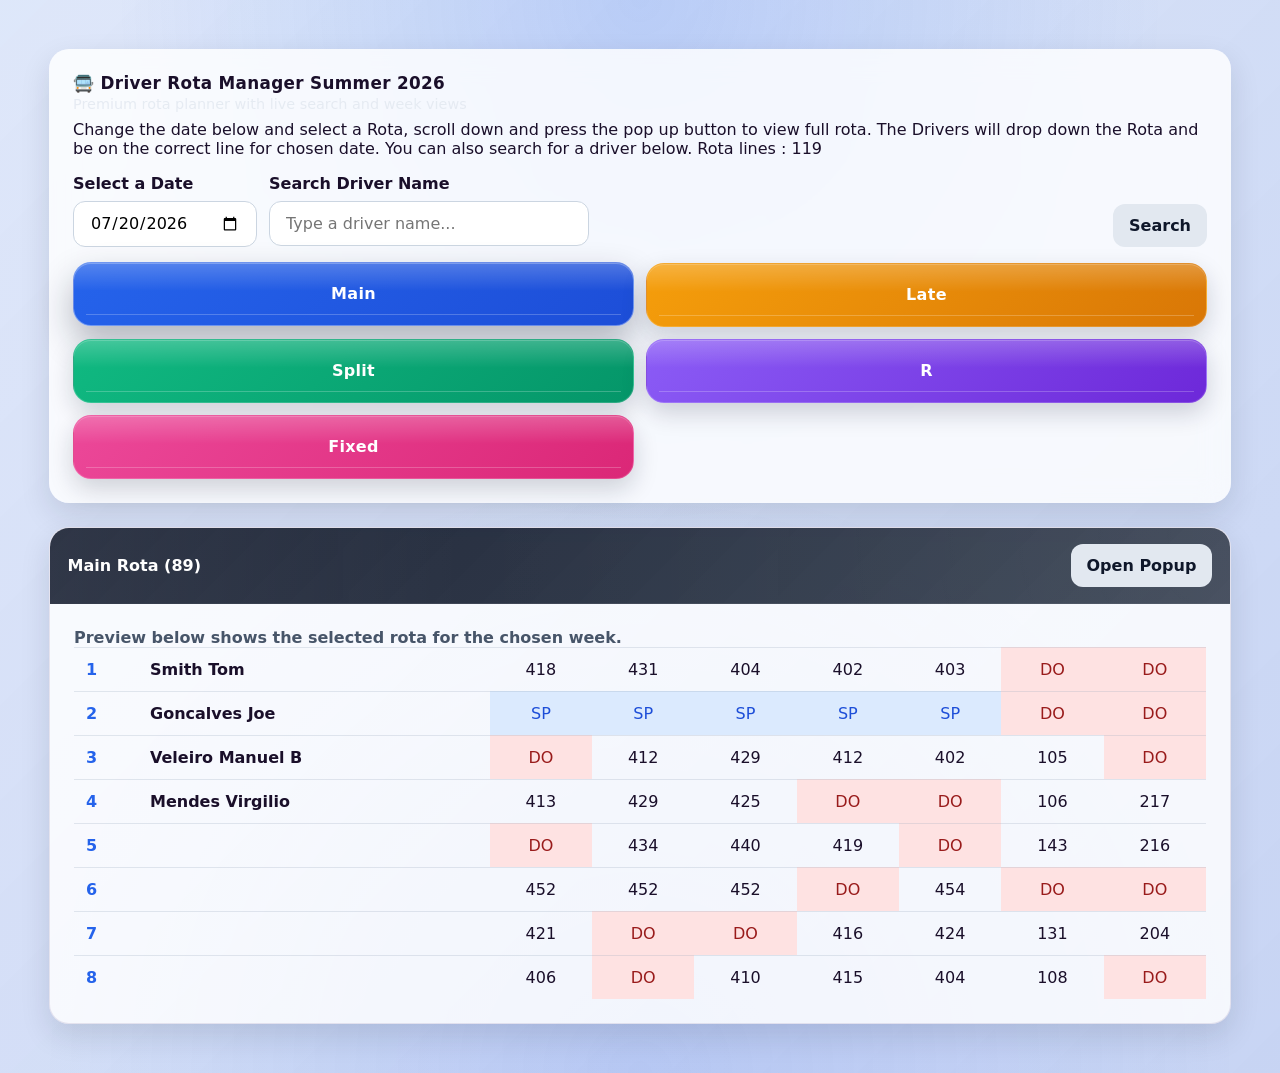
<file: rota.html>
<!doctype html>
<html lang="en">

<head>
    <meta charset="UTF-8" />
    <meta name="viewport" content="width=device-width, initial-scale=1.0" />
    <title>Driver Rota Manager Summer 2026</title>
    <style>
        :root {
            --panel-bg: rgba(255, 255, 255, 0.82);
            --panel-border: rgba(161, 148, 184, 0.22);
            --bg-top: 37, 99, 235;
            --bg-bottom: 29, 78, 216;
            font-family: Inter, system-ui, sans-serif;
            color: #0f172a;
            background: #f8fafc;
        }

        * {
            box-sizing: border-box;
        }

        body {
            padding: 25px;
            margin: 0;
            min-width: 320px;
            color: #1a0f2a;
            background:
                radial-gradient(circle at top, rgba(var(--bg-top), 0.18), transparent 42%),
                radial-gradient(circle at bottom, rgba(var(--bg-bottom), 0.14), transparent 48%),
                linear-gradient(135deg, rgba(var(--bg-top), 0.12), rgba(var(--bg-bottom), 0.22)),
                url("") center/cover fixed no-repeat;
            background-blend-mode: screen, screen, normal, normal;
        }

        .min-h-screen {
            min-height: 100vh;
        }

        .max-w-6xl {
            max-width: 1200px;
        }

        .mx-auto {
            margin-left: auto;
            margin-right: auto;
        }

        .space-y-6>*+* {
            margin-top: 1.5rem;
        }

        .p-6 {
            padding: 1.5rem;
        }

        .mt-2 {
            margin-top: 0.5rem;
        }

        .mt-4 {
            margin-top: 1rem;
        }

        .mb-3 {
            margin-bottom: 0.75rem;
        }

        .bg-white {
            background: var(--panel-bg);
            backdrop-filter: blur(14px);
            -webkit-backdrop-filter: blur(14px);
        }

        .font-bold {
            font-weight: 700;
        }

        .text-3xl {
            font-size: 2rem;
            line-height: 1.1;
        }

        .rounded-2xl {
            border-radius: 1.25rem;
        }

        .shadow {
            box-shadow: 0 12px 30px rgba(15, 23, 42, 0.12);
        }

        .btn {
            border: 0;
            border-radius: 12px;
            padding: 0.75rem 1rem;
            font: inherit;
            font-weight: 700;
            cursor: pointer;
        }

        .btn-primary {
            color: #fff;
        }

        .btn-secondary {
            background: #e2e8f0;
            color: #0f172a;
        }

        .btn-secondary:hover {
            background: #cbd5e1;
        }

        .btn-rotas {
            display: grid;
            grid-template-columns: repeat(2, minmax(0, 1fr));
            gap: 0.75rem;
            margin-top: 1rem;
        }

        .rota-btn {
            color: #fff;
            border: 1px solid rgba(255, 255, 255, 0.16);
            min-height: 64px;
            padding: 0.95rem 1rem;
            border-radius: 18px;
            font-weight: 800;
            letter-spacing: 0.02em;
            position: relative;
            overflow: hidden;
            transition: transform 180ms ease, box-shadow 180ms ease, filter 180ms ease, border-color 180ms ease;
            box-shadow: 0 10px 24px rgba(15, 23, 42, 0.18), inset 0 1px 0 rgba(255, 255, 255, 0.18);
        }

        .rota-btn::before {
            content: '';
            position: absolute;
            inset: 0;
            background: linear-gradient(180deg, rgba(255, 255, 255, 0.22), transparent 45%);
            pointer-events: none;
        }

        .rota-btn::after {
            content: '';
            position: absolute;
            inset: auto 12px 10px 12px;
            height: 1px;
            background: rgba(255, 255, 255, 0.22);
            pointer-events: none;
        }

        .rota-btn:hover {
            transform: translateY(-3px) scale(1.01);
            filter: brightness(1.08) saturate(1.08);
            box-shadow: 0 16px 32px rgba(15, 23, 42, 0.26), 0 0 28px rgba(255, 255, 255, 0.14), inset 0 1px 0 rgba(255, 255, 255, 0.22);
        }

        .rota-btn.active {
            transform: translateY(-1px);
            border-color: rgba(255, 255, 255, 0.34);
            box-shadow: 0 16px 34px rgba(15, 23, 42, 0.3), 0 0 30px rgba(255, 255, 255, 0.18), inset 0 1px 0 rgba(255, 255, 255, 0.26);
        }

        .toolbar {
            display: flex;
            gap: 0.75rem;
            flex-wrap: wrap;
            align-items: center;
            margin-top: 1rem;
        }

        .search-input {
            width: 100%;
            max-width: 320px;
            border: 1px solid #cbd5e1;
            border-radius: 12px;
            padding: 0.75rem 1rem;
            font: inherit;
            background: #fff;
        }

        table {
            width: 100%;
            min-width: 900px;
            border-collapse: collapse;
        }

        .section {
            background: var(--panel-bg);
            border: 1px solid var(--panel-border);
            box-shadow: 0 12px 30px rgba(15, 23, 42, 0.12);
            border-radius: 1.25rem;
            overflow: hidden;
        }

        .table-wrap {
            overflow-x: auto;
            -webkit-overflow-scrolling: touch;
        }

        td {
            border-top: 1px solid rgba(148, 163, 184, 0.25);
            padding: 0.75rem;
            vertical-align: top;
            white-space: nowrap;
        }

        td:first-child {
            width: 64px;
            font-weight: 700;
            color: #2563eb;
        }

        td:nth-child(2) {
            min-width: 220px;
            font-weight: 600;
        }

        td:nth-child(n + 3) {
            text-align: center;
            min-width: 64px;
        }

        .duty-DO {
            background: #fee2e2;
            color: #991b1b;
        }

        .duty-SP {
            background: #dbeafe;
            color: #1d4ed8;
        }

        input[type="date"] {
            background: #fff;
            border: 1px solid #cbd5e1;
            border-radius: 12px;
            padding: 0.7rem 1rem;
            font: inherit;
            width: 100%;
            max-width: 240px;
        }

        .header {
            background: linear-gradient(135deg, rgba(15, 23, 42, 0.94), rgba(30, 41, 59, 0.84)), radial-gradient(circle at top right, rgba(255, 255, 255, 0.14), transparent 35%);
            color: white;
            padding: 1rem 1.1rem;
            font-weight: 700;
            display: flex;
            align-items: center;
            justify-content: space-between;
            gap: 1rem;
            flex-wrap: wrap;
            border-bottom: 1px solid rgba(255, 255, 255, 0.1);
            position: relative;
            overflow: hidden;
        }

        .header::before {
            content: '';
            position: absolute;
            inset: 0;
            background: linear-gradient(90deg, rgba(255, 255, 255, 0.08), transparent 35%, rgba(255, 255, 255, 0.04));
            pointer-events: none;
        }

        .header-title {
            display: flex;
            flex-direction: column;
            gap: 0.2rem;
            position: relative;
            z-index: 1;
        }

        .header-title h1 {
            margin: 0;
            font-size: 1.05rem;
            letter-spacing: 0.02em;
        }

        .header-title p {
            margin: 0;
            color: rgba(226, 232, 240, 0.88);
            font-size: 0.9rem;
        }

        .header-actions {
            display: flex;
            flex-wrap: wrap;
            gap: 0.5rem;
            position: relative;
            z-index: 1;
        }

        .modal-overlay {
            position: fixed;
            inset: 0;
            background: rgba(15, 23, 42, 0.7);
            display: none;
            align-items: center;
            justify-content: center;
            padding: 0.75rem;
            z-index: 9999;
        }

        .modal-overlay.show {
            display: flex;
        }

        .modal {
            background: #fff;
            width: min(96vw, 980px);
            border-radius: 1.25rem;
            overflow: hidden;
            box-shadow: 0 24px 60px rgba(0, 0, 0, 0.25);
            max-height: 94vh;
            display: flex;
            flex-direction: column;
        }

        .modal-body {
            padding: 1rem;
            overflow: auto;
        }

        .modal-close {
            float: right;
            background: #e2e8f0;
            color: #0f172a;
        }

        .modal-table {
            width: 100%;
            min-width: 700px;
            border-collapse: collapse;
            margin-top: 1rem;
        }

        .modal-table td,
        .modal-table th {
            border-top: 1px solid rgba(148, 163, 184, 0.25);
            padding: 0.6rem;
            text-align: left;
            white-space: nowrap;
        }

        .modal-table th {
            background: #f8fafc;
            position: sticky;
            top: 0;
            z-index: 1;
        }

        .preview-note {
            margin: 0;
            color: #475569;
            font-weight: 600;
        }

        .search-results {
            display: grid;
            gap: 0.5rem;
            margin-top: 1rem;
        }

        .search-result {
            display: flex;
            justify-content: space-between;
            gap: 1rem;
            padding: 0.75rem 1rem;
            border: 1px solid #e2e8f0;
            border-radius: 12px;
            background: #f8fafc;
            cursor: pointer;
        }

        .search-result:hover {
            background: #e2e8f0;
        }

        .rota-main {
            background: linear-gradient(135deg, #2563eb, #1d4ed8);
        }

        .rota-late {
            background: linear-gradient(135deg, #f59e0b, #d97706);
        }

        .rota-split {
            background: linear-gradient(135deg, #10b981, #059669);
        }

        .rota-r {
            background: linear-gradient(135deg, #8b5cf6, #6d28d9);
        }

        .rota-fixed {
            background: linear-gradient(135deg, #ec4899, #db2777);
        }

        @media (max-width: 768px) {
            body {
                padding: 0.5rem;
                background-attachment: scroll;
            }

            .p-6 {
                padding: 0.9rem;
            }

            .space-y-6>*+* {
                margin-top: 0.85rem;
            }

            .text-3xl {
                font-size: 1.45rem;
            }

            .rounded-2xl {
                border-radius: 1rem;
            }

            .modal {
                width: 100vw;
                max-height: 100vh;
                height: 100vh;
                border-radius: 0;
            }

            .modal-body {
                padding: 0.75rem;
            }

            .modal-overlay {
                padding: 0;
                align-items: stretch;
                justify-content: stretch;
            }

            .toolbar {
                flex-direction: column;
                align-items: stretch;
            }

            .search-input,
            input[type="date"] {
                max-width: 100%;
            }

            .btn {
                width: 100%;
            }

            table,
            .modal-table {
                min-width: 760px;
            }

            td {
                padding: 0.5rem;
                font-size: 0.85rem;
            }

            td:nth-child(2) {
                min-width: 160px;
            }

            td:nth-child(n + 3) {
                min-width: 52px;
            }

            .header {
                padding: 0.85rem;
            }

            .header-title h1 {
                font-size: 0.98rem;
            }
        }

        @media (max-width: 480px) {
            .min-h-screen {
                background-attachment: scroll;
            }

            .p-6 {
                padding: 0.75rem;
            }

            .mt-4 {
                margin-top: 0.75rem;
            }
        }
    </style>
</head>

<body>
    <div class="min-h-screen p-6">
        <div class="max-w-6xl mx-auto space-y-6">
            <div class="bg-white p-6 rounded-2xl shadow">
                <div class="header-title">
                    <h1>🚍 Driver Rota Manager Summer 2026</h1>
                    <p>Premium rota planner with live search and week views</p>
                </div>
                <p class="mt-2">Change the date below and select a Rota, scroll down and press the pop up button to view full rota. The Drivers will drop down the Rota and be on the correct line for chosen date. You can also search for a driver below. Rota lines : <span id="rowCount">0</span></p>

                <div class="toolbar">
                    <div>
                        <label class="font-bold" style="display:block; margin-bottom:8px;">Select a Date</label>
                        <input type="date" id="datePicker" />
                    </div>
                    <div style="flex:1; min-width: 220px;">
                        <label class="font-bold" style="display:block; margin-bottom:8px;">Search Driver Name</label>
                        <input type="text" id="driverSearch" class="search-input" placeholder="Type a driver name..." />
                    </div>
                    <div style="align-self:end;">
                        <button class="btn btn-secondary" id="openSearchBtn">Search</button>
                    </div>
                </div>

                <div class="btn-rotas" id="rotaButtons"></div>
            </div>

            <div id="groups"></div>
        </div>
    </div>

    <div id="rotaModal" class="modal-overlay" aria-hidden="true">
        <div class="modal" role="dialog" aria-modal="true" aria-labelledby="rotaModalTitle">
            <div class="modal-body">
                <button id="closeRotaBtn" class="btn modal-close">Close</button>
                <h2 id="rotaModalTitle" class="mb-3">Rota</h2>
                <div id="rotaModalContent"></div>
            </div>
        </div>
    </div>

    <div id="searchModal" class="modal-overlay" aria-hidden="true">
        <div class="modal" role="dialog" aria-modal="true" aria-labelledby="searchModalTitle">
            <div class="modal-body">
                <button id="closeSearchBtn" class="btn modal-close">Close</button>
                <h2 id="searchModalTitle" class="mb-3">Driver Search</h2>
                <div id="searchModalContent"></div>
            </div>
        </div>
    </div>

    <script>
        const GROUPS = ['Main', 'Late', 'Split', 'R', 'Fixed'];
        const BASE_DATE = '2026-07-20';
        let selectedRota = 'Main';
        const ROTA_COLORS = {
            Main: {
                top: '37, 99, 235',
                bottom: '29, 78, 216'
            },
            Late: {
                top: '245, 158, 11',
                bottom: '217, 119, 6'
            },
            Split: {
                top: '16, 185, 129',
                bottom: '5, 150, 105'
            },
            R: {
                top: '139, 92, 246',
                bottom: '109, 40, 217'
            },
            Fixed: {
                top: '236, 72, 153',
                bottom: '219, 39, 119'
            }
        };

        const SAMPLE_ROWS = [{
                id: 1,
                rota: 'Main',
                driver: 'Smith Tom',
                duties: ['418', '431', '404', '402', '403', 'DO', 'DO']
            },
            {
                id: 2,
                rota: 'Main',
                driver: 'Goncalves Joe',
                duties: ['SP', 'SP', 'SP', 'SP', 'SP', 'DO', 'DO']
            },
            {
                id: 3,
                rota: 'Main',
                driver: 'Veleiro Manuel B',
                duties: ['DO', '412', '429', '412', '402', '105', 'DO']
            },
            {
                id: 4,
                rota: 'Main',
                driver: 'Mendes Virgilio',
                duties: ['413', '429', '425', 'DO', 'DO', '106', '217']
            },
            {
                id: 5,
                rota: 'Main',
                driver: '',
                duties: ['DO', '434', '440', '419', 'DO', '143', '216']
            },
            {
                id: 6,
                rota: 'Main',
                driver: '',
                duties: ['452', '452', '452', 'DO', '454', 'DO', 'DO']
            },
            {
                id: 7,
                rota: 'Main',
                driver: '',
                duties: ['421', 'DO', 'DO', '416', '424', '131', '204']
            },
            {
                id: 8,
                rota: 'Main',
                driver: '',
                duties: ['406', 'DO', '410', '415', '404', '108', 'DO']
            },
            {
                id: 9,
                rota: 'Main',
                driver: 'David Silvio',
                duties: ['401', '422', 'DO', 'DO', '405', '128', '218']
            },
            {
                id: 10,
                rota: 'Main',
                driver: 'Dyugerov Teodor',
                duties: ['DO', '443', '435', '447', 'DO', '112', '227']
            },
            {
                id: 11,
                rota: 'Main',
                driver: 'Lee Robert',
                duties: ['SP', 'SP', 'SP', 'SP', 'SP', 'DO', 'DO']
            },
            {
                id: 12,
                rota: 'Main',
                driver: 'Rodrigues Fernando',
                duties: ['454', '453', '460', '450', '464', 'DO', 'DO']
            },
            {
                id: 13,
                rota: 'Main',
                driver: 'Mourant Gary',
                duties: ['DO', '410', '431', '410', 'DO', '120', '203']
            },
            {
                id: 14,
                rota: 'Main',
                driver: 'Rodrigues Norberto',
                duties: ['403', '425', '432', 'DO', '401', '138', 'DO']
            },
            {
                id: 15,
                rota: 'Main',
                driver: 'Goose Paul',
                duties: ['410', '416', '421', 'DO', 'DO', '123', '219']
            },
            {
                id: 16,
                rota: 'Main',
                driver: 'Correia Fabio',
                duties: ['DO', '436', '438', '429', '442', 'DO', 'DO']
            },
            {
                id: 17,
                rota: 'Main',
                driver: 'Ferreira Emanuel',
                duties: ['457', '438', '463', 'DO', 'DO', '157', '236']
            },
            {
                id: 18,
                rota: 'Main',
                driver: 'De Freitas, Rui 3',
                duties: ['DO', '404', '419', '403', 'DO', '104', '208']
            },
            {
                id: 19,
                rota: 'Main',
                driver: 'Ferriera Marco R',
                duties: ['412', '419', '401', 'DO', '427', '126', 'DO']
            },
            {
                id: 20,
                rota: 'Main',
                driver: 'Andrade Duarte',
                duties: ['DO', 'DO', '406', '404', '430', '134', '211']
            },
            {
                id: 21,
                rota: 'Main',
                driver: 'Martins Manuel',
                duties: ['DO', '447', '441', '432', '440', 'DO', '230']
            },
            {
                id: 22,
                rota: 'Main',
                driver: 'Barradas Roberto D',
                duties: ['SP', 'SP', 'SP', 'SP', 'SP', 'DO', 'DO']
            },
            {
                id: 23,
                rota: 'Main',
                driver: 'Itai Mavhimira',
                duties: ['461', '450', 'DO', '453', 'DO', '167', '237']
            },
            {
                id: 24,
                rota: 'Main',
                driver: 'Derek Willder',
                duties: ['DO', 'DO', '422', '406', '410', '117', '207']
            },
            {
                id: 25,
                rota: 'Main',
                driver: 'Melia Paul R',
                duties: ['DO', '403', '426', '418', '428', '136', 'DO']
            },
            {
                id: 26,
                rota: 'Main',
                driver: 'Jardim Vicky',
                duties: ['419', '432', '414', '426', '426', 'DO', 'DO']
            },
            {
                id: 27,
                rota: 'Main',
                driver: 'Carrico Jose',
                duties: ['449', '444', '445', 'DO', 'DO', '144', '226']
            },
            {
                id: 28,
                rota: 'Main',
                driver: 'Finlay Arenz',
                duties: ['422', '435', '444', 'DO', 'DO', '147', '222']
            },
            {
                id: 29,
                rota: 'Main',
                driver: 'Capontes Femando S',
                duties: ['453', '459', 'DO', '463', 'DO', '155', '239']
            },
            {
                id: 30,
                rota: 'Main',
                driver: 'Steve Simon',
                duties: ['DO', '415', '405', 'DO', '419', '103', '221']
            },
            {
                id: 31,
                rota: 'Main',
                driver: 'Alun Parry',
                duties: ['425', '417', 'DO', '417', '406', '122', 'DO']
            },
            {
                id: 32,
                rota: 'Main',
                driver: 'Moreira Nuno',
                duties: ['SP', 'SP', 'SP', 'SP', 'SP', 'DO', 'DO']
            },
            {
                id: 33,
                rota: 'Main',
                driver: 'Anselmo Andrade',
                duties: ['409', '409', 'DO', 'DO', '432', '101', '205']
            },
            {
                id: 34,
                rota: 'Main',
                driver: 'Barreto Jose H',
                duties: ['447', 'DO', 'DO', '430', '433', '132', '229']
            },
            {
                id: 35,
                rota: 'Main',
                driver: 'De Gouveia Armando',
                duties: ['445', 'DO', '443', '444', '445', '156', 'DO']
            },
            {
                id: 36,
                rota: 'Main',
                driver: 'Nobregaa Michael D',
                duties: ['464', '457', '450', '452', '447', 'DO', 'DO']
            },
            {
                id: 37,
                rota: 'Main',
                driver: 'Da Cunha Jose M',
                duties: ['428', 'DO', 'DO', '420', '414', '113', '202']
            },
            {
                id: 38,
                rota: 'Main',
                driver: 'Vitor Januario',
                duties: ['417', 'DO', '430', '407', '423', '109', 'DO']
            },
            {
                id: 39,
                rota: 'Main',
                driver: 'Germano De Abreu',
                duties: ['415', '401', 'DO', 'DO', '412', '129', '228']
            },
            {
                id: 40,
                rota: 'Main',
                driver: 'Luis Rafael E',
                duties: ['439', '445', 'DO', '445', 'DO', '153', '223']
            },
            {
                id: 41,
                rota: 'Main',
                driver: 'Texiera Denis',
                duties: ['429', 'DO', '442', '438', '446', 'DO', 'DO']
            },
            {
                id: 42,
                rota: 'Main',
                driver: 'Morrison Angus',
                duties: ['SP', 'SP', 'SP', 'SP', 'SP', 'DO', 'DO']
            },
            {
                id: 43,
                rota: 'Main',
                driver: 'Leonard Christopher',
                duties: ['458', '463', 'DO', 'DO', '443', '159', '240']
            },
            {
                id: 44,
                rota: 'Main',
                driver: 'Barreto Luis R',
                duties: ['DO', '430', '403', '405', 'DO', '130', '233']
            },
            {
                id: 45,
                rota: 'Main',
                driver: 'Cristea Marius-George',
                duties: ['404', '433', '424', 'DO', '416', '127', 'DO']
            },
            {
                id: 46,
                rota: 'Main',
                driver: 'Femandes, Carlos',
                duties: ['430', '413', '415', '428', '420', 'DO', 'DO']
            },
            {
                id: 47,
                rota: 'Main',
                driver: 'Ferreira, Jorge T',
                duties: ['443', '441', 'DO', '433', 'DO', '145', '231']
            },
            {
                id: 48,
                rota: 'Main',
                driver: 'Esteves Rui J G',
                duties: ['434', '442', 'DO', '431', '438', 'DO', 'DO']
            },
            {
                id: 49,
                rota: 'Main',
                driver: 'Rodrigues Joao',
                duties: ['460', '461', 'DO', 'DO', '463', '154', '238']
            },
            {
                id: 50,
                rota: 'Main',
                driver: 'Leon Alves',
                duties: ['DO', '405', '434', '408', 'DO', '135', '224']
            },
            {
                id: 51,
                rota: 'Main',
                driver: 'Andrade Antonio J',
                duties: ['416', '423', '423', 'DO', '417', '115', 'DO']
            },
            {
                id: 52,
                rota: 'Main',
                driver: 'Daniel Diaconu',
                duties: ['SP', 'SP', 'SP', 'SP', 'SP', 'DO', 'DO']
            },
            {
                id: 53,
                rota: 'Main',
                driver: 'Rodrigues Adelino V',
                duties: ['424', '424', 'DO', 'DO', '425', '118', '206']
            },
            {
                id: 54,
                rota: 'Main',
                driver: 'Jose De Abreu',
                duties: ['440', '440', 'DO', '440', '451', '146', 'DO']
            },
            {
                id: 55,
                rota: 'Main',
                driver: 'Teixeira Fra',
                duties: ['435', 'DO', '449', '435', '441', '152', 'DO']
            },
            {
                id: 56,
                rota: 'Main',
                driver: 'Ness Michael B',
                duties: ['459', '454', '464', 'DO', '452', '160', 'DO']
            },
            {
                id: 57,
                rota: 'Main',
                driver: 'De Freitas Abilio Alves',
                duties: ['426', '427', '427', 'DO', 'DO', '142', '213']
            },
            {
                id: 58,
                rota: 'Main',
                driver: 'Irek Krawulski',
                duties: ['408', '426', '428', 'DO', '413', '119', 'DO']
            },
            {
                id: 59,
                rota: 'Main',
                driver: 'Thomas Glen',
                duties: ['DO', '411', 'DO', '424', '418', '111', '212']
            },
            {
                id: 60,
                rota: 'Main',
                driver: 'Dino Franco',
                duties: ['446', 'DO', '447', '436', 'DO', '141', 'DO']
            },
            {
                id: 61,
                rota: 'Main',
                driver: 'Lozach Jonathan',
                duties: ['437', '437', '446', '442', 'DO', 'DO', 'DO']
            },
            {
                id: 62,
                rota: 'Main',
                driver: 'Goncalves Armando',
                duties: ['SP', 'SP', 'SP', 'SP', 'SP', 'DO', 'DO']
            },
            {
                id: 63,
                rota: 'Main',
                driver: 'Bogacki Waldemar',
                duties: ['438', 'DO', '461', '458', 'DO', '168', '235']
            },
            {
                id: 64,
                rota: 'Main',
                driver: 'Claudio Fiueira',
                duties: ['DO', 'DO', '411', '411', '408', '137', '220']
            },
            {
                id: 65,
                rota: 'Main',
                driver: '',
                duties: ['DO', '418', '412', '401', '429', '124', 'DO']
            },
            {
                id: 66,
                rota: 'Main',
                driver: 'law Debinski',
                duties: ['411', '421', '420', '427', '409', 'DO', 'DO']
            },
            {
                id: 67,
                rota: 'Main',
                driver: 'Gomes Fortunato',
                duties: ['441', 'DO', '451', '441', '444', '148', 'DO']
            },
            {
                id: 68,
                rota: 'Main',
                driver: 'Goncalves Joao Aurelio',
                duties: ['436', 'DO', '437', '434', 'DO', '133', 'DO']
            },
            {
                id: 69,
                rota: 'Main',
                driver: 'Powell D an',
                duties: ['450', 'DO', 'DO', '464', '450', '165', '232']
            },
            {
                id: 70,
                rota: 'Main',
                driver: 'Gouveia, Pedro',
                duties: ['432', 'DO', '408', '425', 'DO', '116', '214']
            },
            {
                id: 71,
                rota: 'Main',
                driver: 'Alves. Miguel',
                duties: ['405', '406', 'DO', '422', '415', '139', 'DO']
            },
            {
                id: 72,
                rota: 'Main',
                driver: '',
                duties: ['SP', 'SP', 'SP', 'SP', 'SP', 'DO', 'DO']
            },
            {
                id: 73,
                rota: 'Main',
                driver: 'Rogerio Gouveia',
                duties: ['414', '420', '416', 'DO', 'DO', '121', '210']
            },
            {
                id: 74,
                rota: 'Main',
                driver: 'Correia Paulo F',
                duties: ['444', '449', 'DO', '449', '449', '151', 'DO']
            },
            {
                id: 75,
                rota: 'Main',
                driver: 'Ferreira, Joao',
                duties: ['431', 'DO', '436', '437', '436', 'DO', 'DO']
            },
            {
                id: 76,
                rota: 'Main',
                driver: '',
                duties: ['463', '464', 'DO', 'DO', '437', '158', '234']
            },
            {
                id: 77,
                rota: 'Main',
                driver: 'Joac Abreu 2',
                duties: ['433', '428', '417', 'DO', 'DO', '114', '225']
            },
            {
                id: 78,
                rota: 'Main',
                driver: 'Gouveia Luis',
                duties: ['420', '414', '409', 'DO', '411', '140', 'DO']
            },
            {
                id: 79,
                rota: 'Main',
                driver: 'Stefan Grigore',
                duties: ['DO', '408', '413', '409', 'DO', '110', '209']
            },
            {
                id: 80,
                rota: 'Main',
                driver: 'Azevedo Fernando',
                duties: ['442', '446', 'DO', '446', '434', 'DO', 'DO']
            },
            {
                id: 81,
                rota: 'Main',
                driver: 'Carvalho. Marta',
                duties: ['SP', 'SP', 'SP', 'SP', 'SP', 'DO', 'DO']
            },
            {
                id: 82,
                rota: 'Main',
                driver: 'Wlodzimierz Sobecki',
                duties: ['SP', 'SP', 'SP', 'SP', 'SP', 'DO', 'DO']
            },
            {
                id: 83,
                rota: 'Main',
                driver: 'Marcos Maria',
                duties: ['SP', 'SP', 'SP', 'SP', 'SP', 'DO', 'DO']
            },
            {
                id: 84,
                rota: 'Main',
                driver: 'Kaminski, Adam',
                duties: ['423', 'DO', 'DO', '413', '422', '125', '215']
            },
            {
                id: 85,
                rota: 'Main',
                driver: 'Stewart Brian F',
                duties: ['427', 'DO', '418', '414', '421', '107', 'DO']
            },
            {
                id: 86,
                rota: 'Main',
                driver: 'Augustinho Marcio',
                duties: ['407', '407', '407', '423', '407', 'DO', 'DO']
            },
            {
                id: 87,
                rota: 'Main',
                driver: 'Da Silva Eugene',
                duties: ['455', '458', '459', '461', '457', 'DO', 'DO']
            },
            {
                id: 88,
                rota: 'Main',
                driver: 'De Sousa Leandro',
                duties: ['SP', 'SP', 'SP', 'SP', 'SP', 'DO', 'DO']
            },
            {
                id: 89,
                rota: 'Main',
                driver: '',
                duties: ['SP', 'SP', 'SP', 'SP', 'SP', 'DO', 'DO']
            },

            {
                id: 90,
                rota: 'Late',
                driver: 'Batista Jose 2',
                duties: ['DO', 'DO', '453', '454', '9917', '164', '241']
            },
            {
                id: 91,
                rota: 'Late',
                driver: 'Steve Dry',
                duties: ['DO', 'DO', '455', '9917', '456', '162', '243']
            },
            {
                id: 92,
                rota: 'Late',
                driver: 'Turzynski Lucas',
                duties: ['DO', 'DO', '9917', '455', '458', '161', '242']
            },
            {
                id: 93,
                rota: 'Late',
                driver: 'Abreu Joao D',
                duties: ['DO', '460', '457', '459', '459', '163', 'DO']
            },
            {
                id: 94,
                rota: 'Late',
                driver: 'Lopes Anibal',
                duties: ['456', '9917', '456', '456', '462', 'DO', 'DO']
            },
            {
                id: 95,
                rota: 'Late',
                driver: 'Wayne Buchanen',
                duties: ['462', '455', '458', '460', '460', 'DO', 'DO']
            },
            {
                id: 96,
                rota: 'Late',
                driver: 'Rejak Pawel',
                duties: ['9917', '456', '454', '457', '455', 'DO', 'DO']
            },

            {
                id: 97,
                rota: 'Split',
                driver: 'De Sousa Rafael F',
                duties: ['DO', '4302', '4309', '4309', '4309', 'DO', 'DO']
            },
            {
                id: 98,
                rota: 'Split',
                driver: 'Waugh Darren',
                duties: ['9915', '9915', '4306', '4306', '4306', 'DO', 'DO']
            },
            {
                id: 99,
                rota: 'Split',
                driver: 'Hammond Peter C',
                duties: ['4601', '4308', '4308', '4310', '4304', 'DO', 'DO']
            },
            {
                id: 100,
                rota: 'Split',
                driver: 'Franco Luis',
                duties: ['4308', '4304', '4303', '4601', '4310', 'DO', 'DO']
            },
            {
                id: 101,
                rota: 'Split',
                driver: 'Whitman-Hall Eli',
                duties: ['4304', '4310', '4304', '4301', '4601', 'DO', 'DO']
            },
            {
                id: 102,
                rota: 'Split',
                driver: 'De Freitas Rui J',
                duties: ['4310', '4301', '4601', '4304', '4303', 'DO', 'DO']
            },
            {
                id: 103,
                rota: 'Split',
                driver: 'Angelini Adriano',
                duties: ['4602', '4309', '4301', '9915', '4302', 'DO', 'DO']
            },
            {
                id: 104,
                rota: 'Split',
                driver: 'Mollo John F',
                duties: ['4302', '4602', '9915', '4305', '4301', 'DO', 'DO']
            },
            {
                id: 105,
                rota: 'Split',
                driver: 'Murra Kenneth',
                duties: ['4301', '4305', '4302', '4602', '9915', 'DO', 'DO']
            },
            {
                id: 106,
                rota: 'Split',
                driver: 'Smith Peter',
                duties: ['4303', '4601', '4310', '4303', '4308', 'DO', 'DO']
            },
            {
                id: 107,
                rota: 'Split',
                driver: 'Wagnor Anthony',
                duties: ['4306', 'DO', '4305', '4307', '4305', 'DO', 'DO']
            },
            {
                id: 108,
                rota: 'Split',
                driver: 'Brockbank Chris',
                duties: ['4309', '4307', '4602', '4302', '4602', 'DO', 'DO']
            },

            {
                id: 109,
                rota: 'R',
                driver: 'Herridge Peter',
                duties: ['DO', 'DO', '4307', '9916', '4307', 'DO', 'DO']
            },
            {
                id: 110,
                rota: 'R',
                driver: 'Berghouse Paul A',
                duties: ['9916', '4306', 'DO', '4308', 'DO', 'DO', 'DO']
            },
            {
                id: 111,
                rota: 'R',
                driver: 'De Freitas Rui M',
                duties: ['4307', '4303', '9916', 'DO', 'DO', 'DO', 'DO']
            },
            {
                id: 112,
                rota: 'R',
                driver: 'Carter Michael Andrew',
                duties: ['4305', '9916', 'DO', 'DO', '9916', 'DO', 'DO']
            },

            {
                id: 113,
                rota: 'Fixed',
                driver: 'Pinto Tiago',
                duties: ['451', '451', 'DO', '451', '453', '149', 'DO']
            },
            {
                id: 114,
                rota: 'Fixed',
                driver: 'Makosa Michel',
                duties: ['DO', '462', '462', '462', '461', '166', 'DO']
            },
            {
                id: 115,
                rota: 'Fixed',
                driver: 'Freitas Carlos',
                duties: ['4901', '4901', '4901', '4901', '4901', 'DO', 'DO']
            },
            {
                id: 116,
                rota: 'Fixed',
                driver: 'Wheeler David',
                duties: ['4902', '4902', '4902', '4902', '4902', 'DO', 'DO']
            },
            {
                id: 117,
                rota: 'Fixed',
                driver: 'Aubert Paul',
                duties: ['4903', '4903', '4903', '4903', '4903', 'DO', 'DO']
            },
            {
                id: 118,
                rota: 'Fixed',
                driver: 'Pereira Jose',
                duties: ['4904', '4904', '4904', '4904', '4904', 'DO', 'DO']
            },
            {
                id: 119,
                rota: 'Fixed',
                driver: 'Lightbody David',
                duties: ['4905', '4905', '4905', '4905', '4905', 'DO', 'DO']
            }
        ];

        const datePicker = document.getElementById('datePicker');
        const driverSearch = document.getElementById('driverSearch');
        const openSearchBtn = document.getElementById('openSearchBtn');
        const rowCount = document.getElementById('rowCount');
        const groupsEl = document.getElementById('groups');
        const rotaButtons = document.getElementById('rotaButtons');
        const rotaModal = document.getElementById('rotaModal');
        const closeRotaBtn = document.getElementById('closeRotaBtn');
        const rotaModalTitle = document.getElementById('rotaModalTitle');
        const rotaModalContent = document.getElementById('rotaModalContent');
        const searchModal = document.getElementById('searchModal');
        const closeSearchBtn = document.getElementById('closeSearchBtn');
        const searchModalTitle = document.getElementById('searchModalTitle');
        const searchModalContent = document.getElementById('searchModalContent');

        datePicker.value = BASE_DATE;

        function setBackgroundForRota(rota) {
            const colors = ROTA_COLORS[rota] || ROTA_COLORS.Main;
            document.documentElement.style.setProperty('--bg-top', colors.top);
            document.documentElement.style.setProperty('--bg-bottom', colors.bottom);
        }

        function getWeekOffset(selectedDate) {
            const base = new Date(BASE_DATE);
            const current = new Date(selectedDate);
            return Math.round((current - base) / (7 * 24 * 60 * 60 * 1000));
        }

        function weekRowsForRota(data, rota) {
            const rows = data.filter(r => r.rota === rota).map(r => ({
                ...r,
                duties: [...r.duties]
            }));
            const names = rows.map(r => r.driver);
            rows.forEach((row, index) => {
                if (!names.length) return;
                const source = ((index - getWeekOffset(datePicker.value)) % names.length + names.length) % names.length;
                row.driver = names[source];
            });
            return rows;
        }

        function buildTable(rows) {
            return `
                <div class="table-wrap">
                    <table>
                        <tbody>
                            ${rows.map(row => `
                                <tr>
                                    <td>${row.id}</td>
                                    <td>${row.driver || ''}</td>
                                    ${row.duties.map(d => `<td class="duty-${d}">${d}</td>`).join('')}
                                </tr>
                            `).join('')}
                        </tbody>
                    </table>
                </div>
            `;
        }

        function renderButtons() {
            rotaButtons.innerHTML = GROUPS.map(group => `
                <button class="btn btn-primary rota-btn rota-${group.toLowerCase()} ${selectedRota === group ? 'active' : ''}" data-rota="${group}">
                    ${group}
                </button>
            `).join('');

            document.querySelectorAll('.rota-btn').forEach(btn => {
                btn.addEventListener('click', () => {
                    selectedRota = btn.dataset.rota;
                    setBackgroundForRota(selectedRota);
                    renderButtons();
                    render();
                });
            });
        }

        function render() {
            setBackgroundForRota(selectedRota);
            rowCount.textContent = SAMPLE_ROWS.length;
            groupsEl.innerHTML = '';
            const currentRows = weekRowsForRota(SAMPLE_ROWS, selectedRota);
            const section = document.createElement('div');
            section.className = 'section';
            section.innerHTML = `
                <div class="header">
                    <span>${selectedRota} Rota (${currentRows.length})</span>
                    <div class="header-actions">
                        <button class="btn btn-secondary" id="openSelectedRota">Open Popup</button>
                    </div>
                </div>
                <div class="p-6">
                    <p class="preview-note mb-3">Preview below shows the selected rota for the chosen week.</p>
                    ${buildTable(currentRows.slice(0, 8))}
                </div>
            `;
            groupsEl.appendChild(section);

            document.getElementById('openSelectedRota').addEventListener('click', () => {
                rotaModalTitle.textContent = `${selectedRota} Rota - Week View`;
                rotaModalContent.innerHTML = buildTable(currentRows);
                rotaModal.classList.add('show');
                rotaModal.setAttribute('aria-hidden', 'false');
            });
        }

        function openDriverSearchModal(name) {
            const query = name.trim().toLowerCase();
            const data = SAMPLE_ROWS.map(r => ({
                ...r,
                duties: [...r.duties]
            }));
            const weekOffset = getWeekOffset(datePicker.value);

            GROUPS.forEach(group => {
                const rows = data.filter(r => r.rota === group);
                const names = rows.map(r => r.driver);
                rows.forEach((row, index) => {
                    if (!names.length) return;
                    const source = ((index - weekOffset) % names.length + names.length) % names.length;
                    row.driver = names[source];
                });
            });

            const matches = data.filter(row => (row.driver || '').toLowerCase().includes(query));
            searchModalTitle.textContent = `Search Results for "${name}"`;
            searchModalContent.innerHTML = matches.length ? `
                <div class="search-results">
                    ${matches.map(row => `
                        <div class="search-result" data-id="${row.id}">
                            <div>
                                <div><strong>${row.driver || ''}</strong></div>
                                <div>ID: ${row.id} • Rota: ${row.rota}</div>
                            </div>
                            <div>Open</div>
                        </div>
                    `).join('')}
                </div>
                <div id="searchDriverDetails" class="mt-4"></div>
            ` : `<p class="preview-note">No drivers found.</p>`;

            searchModal.classList.add('show');
            searchModal.setAttribute('aria-hidden', 'false');

            searchModalContent.querySelectorAll('.search-result').forEach(item => {
                item.addEventListener('click', () => {
                    const id = Number(item.dataset.id);
                    const row = matches.find(r => r.id === id);
                    if (!row) return;
                    document.getElementById('searchDriverDetails').innerHTML = `
                        <h3 class="mb-3">${row.driver || ''} - Week Details</h3>
                        <div class="table-wrap">
                            <table class="modal-table">
                                <thead>
                                    <tr>
                                        <th>ID</th>
                                        <th>Driver</th>
                                        <th>Mon</th>
                                        <th>Tue</th>
                                        <th>Wed</th>
                                        <th>Thu</th>
                                        <th>Fri</th>
                                        <th>Sat</th>
                                        <th>Sun</th>
                                    </tr>
                                </thead>
                                <tbody>
                                    <tr>
                                        <td>${row.id}</td>
                                        <td>${row.driver || ''}</td>
                                        ${row.duties.map(d => `<td class="duty-${d}">${d}</td>`).join('')}
                                    </tr>
                                </tbody>
                            </table>
                        </div>
                    `;
                });
            });
        }

        function closeRotaModal() {
            rotaModal.classList.remove('show');
            rotaModal.setAttribute('aria-hidden', 'true');
        }

        function closeSearchModal() {
            searchModal.classList.remove('show');
            searchModal.setAttribute('aria-hidden', 'true');
        }

        openSearchBtn.addEventListener('click', () => openDriverSearchModal(driverSearch.value));
        driverSearch.addEventListener('keydown', (e) => {
            if (e.key === 'Enter') openDriverSearchModal(driverSearch.value);
        });

        closeRotaBtn.addEventListener('click', closeRotaModal);
        closeSearchBtn.addEventListener('click', closeSearchModal);

        rotaModal.addEventListener('click', (e) => {
            if (e.target === rotaModal) closeRotaModal();
        });

        searchModal.addEventListener('click', (e) => {
            if (e.target === searchModal) closeSearchModal();
        });

        datePicker.addEventListener('change', render);
        renderButtons();
        render();
    </script>
</body>

</html>
</file>
